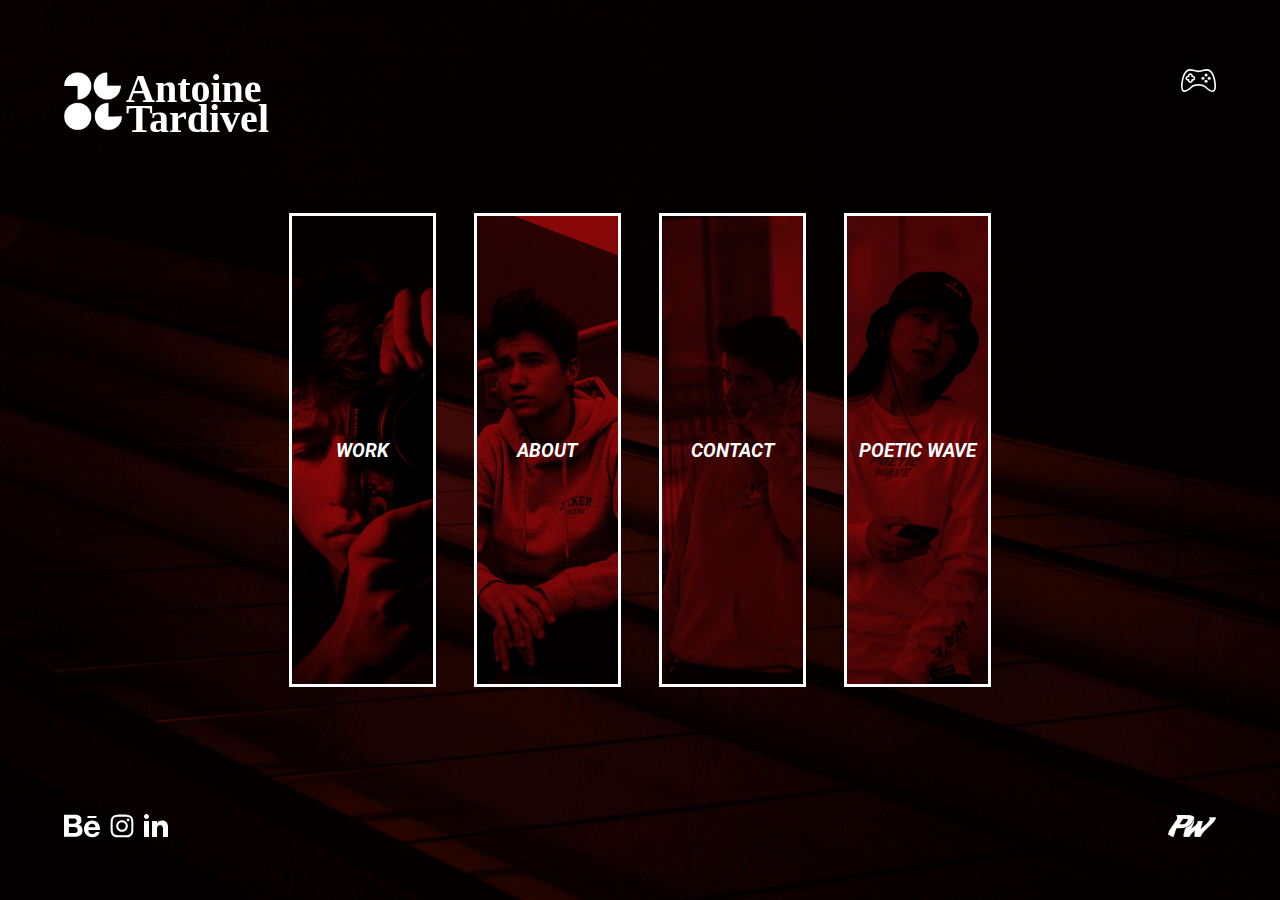
<file: index.html>
<!DOCTYPE html>
<html>
	<html lang="fr">

<head>
	<meta charset="UTF-8">
 	<title>Antoine Tardivel</title>
    <link rel="stylesheet" href="./style.css">
    <script type="text/javascript" src="./script.js"></script>
    <link href="https://fonts.googleapis.com/css?family=Nunito+Sans:200,200i,300,300i,400,400i,600,600i,700,700i,800,800i,900,900i&display=swap" rel="stylesheet">
    <link rel="icon" href="favicon.ico" />
    <link href="https://fonts.googleapis.com/css?family=Roboto:100,100i,300,300i,400,400i,500,500i,700,700i,900,900i&display=swap&subset=cyrillic,cyrillic-ext,greek,greek-ext,latin-ext,vietnamese" rel="stylesheet">
    </head>

<body>
    <div class="margehaut"></div>
        <div class="pagecontent">
            <div class="margeg"></div>

            <!-- cadre -->

            <div class="titrelogo" onclick='window.location.href="index.html"'>
                <img src="./images/logoblanc.png" alt="Logo Antoine Tardivel" class="imglogo">
                <div class="NomTitre">
                    <h1 class="NomTitre1">Antoine</h1>
                    <h1 class="NomTitre2">Tardivel</h1>
                </div>
            </div>
            <div class="socialmedias">
                <svg aria-hidden="true" onclick="window.open('https://www.behance.net/antoinetardivel' + location.search)" focusable="false" data-prefix="fab" data-icon="behance" class="svgbehance gris" role="img" xmlns="http://www.w3.org/2000/svg" viewBox="0 0 576 512"><path fill="currentColor" d="M232 237.2c31.8-15.2 48.4-38.2 48.4-74 0-70.6-52.6-87.8-113.3-87.8H0v354.4h171.8c64.4 0 124.9-30.9 124.9-102.9 0-44.5-21.1-77.4-64.7-89.7zM77.9 135.9H151c28.1 0 53.4 7.9 53.4 40.5 0 30.1-19.7 42.2-47.5 42.2h-79v-82.7zm83.3 233.7H77.9V272h84.9c34.3 0 56 14.3 56 50.6 0 35.8-25.9 47-57.6 47zm358.5-240.7H376V94h143.7v34.9zM576 305.2c0-75.9-44.4-139.2-124.9-139.2-78.2 0-131.3 58.8-131.3 135.8 0 79.9 50.3 134.7 131.3 134.7 61.3 0 101-27.6 120.1-86.3H509c-6.7 21.9-34.3 33.5-55.7 33.5-41.3 0-63-24.2-63-65.3h185.1c.3-4.2.6-8.7.6-13.2zM390.4 274c2.3-33.7 24.7-54.8 58.5-54.8 35.4 0 53.2 20.8 56.2 54.8H390.4z"></path></svg>
                <svg aria-hidden="true" onclick="window.open('https://www.instagram.com/tardiwave.jpg/' + location.search)" focusable="false" data-prefix="fab" data-icon="instagram" class="svginsta gris" role="img" xmlns="http://www.w3.org/2000/svg" viewBox="0 0 448 512"><path fill="currentColor" d="M224.1 141c-63.6 0-114.9 51.3-114.9 114.9s51.3 114.9 114.9 114.9S339 319.5 339 255.9 287.7 141 224.1 141zm0 189.6c-41.1 0-74.7-33.5-74.7-74.7s33.5-74.7 74.7-74.7 74.7 33.5 74.7 74.7-33.6 74.7-74.7 74.7zm146.4-194.3c0 14.9-12 26.8-26.8 26.8-14.9 0-26.8-12-26.8-26.8s12-26.8 26.8-26.8 26.8 12 26.8 26.8zm76.1 27.2c-1.7-35.9-9.9-67.7-36.2-93.9-26.2-26.2-58-34.4-93.9-36.2-37-2.1-147.9-2.1-184.9 0-35.8 1.7-67.6 9.9-93.9 36.1s-34.4 58-36.2 93.9c-2.1 37-2.1 147.9 0 184.9 1.7 35.9 9.9 67.7 36.2 93.9s58 34.4 93.9 36.2c37 2.1 147.9 2.1 184.9 0 35.9-1.7 67.7-9.9 93.9-36.2 26.2-26.2 34.4-58 36.2-93.9 2.1-37 2.1-147.8 0-184.8zM398.8 388c-7.8 19.6-22.9 34.7-42.6 42.6-29.5 11.7-99.5 9-132.1 9s-102.7 2.6-132.1-9c-19.6-7.8-34.7-22.9-42.6-42.6-11.7-29.5-9-99.5-9-132.1s-2.6-102.7 9-132.1c7.8-19.6 22.9-34.7 42.6-42.6 29.5-11.7 99.5-9 132.1-9s102.7-2.6 132.1 9c19.6 7.8 34.7 22.9 42.6 42.6 11.7 29.5 9 99.5 9 132.1s2.7 102.7-9 132.1z"></path></svg>
                <svg class="linkedin gris" onclick="window.open('https://www.linkedin.com/in/antoine-tardivel/' + location.search)" xmlns="http://www.w3.org/2000/svg" width="24" height="24" viewBox="0 0 24 24"><path fill="currentColor" d="M4.98 3.5c0 1.381-1.11 2.5-2.48 2.5s-2.48-1.119-2.48-2.5c0-1.38 1.11-2.5 2.48-2.5s2.48 1.12 2.48 2.5zm.02 4.5h-5v16h5v-16zm7.982 0h-4.968v16h4.969v-8.399c0-4.67 6.029-5.052 6.029 0v8.399h4.988v-10.131c0-7.88-8.922-7.593-11.018-3.714v-2.155z"/></svg>
            </div>
            <svg version="1.1" id="manette" class="gris" fill="currentColor" xmlns="http://www.w3.org/2000/svg" xmlns:xlink="http://www.w3.org/1999/xlink" x="0px" y="0px" viewBox="0 0 321.145 321.145" style="enable-background:new 0 0 321.145 321.145;" xml:space="preserve"><g><g><path fill="currentColor" d="M320.973,200.981c-0.8-18.4-4-38.8-8.8-58c-4.8-18.4-10.8-35.6-18-48.8c-28-49.2-58.4-41.6-94.8-32 c-11.6,2.8-24,6-36.8,7.2h-4c-12.8-1.2-25.2-4.4-36.8-7.2c-36.4-9.2-66.8-17.2-94.8,32.4c-7.2,13.2-13.6,30.4-18,48.8 c-4.8,19.2-8,39.6-8.8,58c-0.8,20.4,1.2,35.2,5.6,45.6c4.4,9.6,10.8,15.6,19.2,18c7.6,2,16.4,1.2,25.6-2.8 c15.6-6.4,33.6-20,51.2-36.4c12.4-12,35.6-18,58.8-18s46.4,6,58.8,18c17.6,16.4,35.6,30,51.2,36.4c9.2,3.6,18,4.8,25.6,2.8 c8-2.4,14.8-8,19.2-18.4C319.773,236.581,321.773,221.781,320.973,200.981z M301.773,240.981c-2.4,5.6-5.6,8.8-9.6,10 c-4.4,1.2-10,0.4-16.4-2c-14-5.6-30.4-18-46.4-33.2c-15.2-15.2-42-22.8-68.8-22.8s-53.6,7.6-69.2,22c-16.4,15.2-32.8,28-46.4,33.2 c-6.4,2.4-12,3.6-16.4,2c-4-1.2-7.2-4.4-9.6-10c-3.2-7.6-4.8-20-4-38.4c0.8-17.2,3.6-36.8,8.4-55.2c4.4-17.2,10-33.2,16.8-45.2 c22-39.6,47.6-33.2,78-25.2c12.4,3.2,25.2,6.4,39.2,7.6c0.4,0,0.4,0,0.8,0h4.4c0.4,0,0.4,0,0.8,0c14.4-1.2,27.2-4.4,39.6-7.6 c30.4-7.6,56-14.4,78,25.2c6.8,12,12.4,27.6,16.8,45.2c4.4,18.4,7.6,37.6,8.4,55.2 C306.973,220.181,305.373,232.581,301.773,240.981z"/></g></g><g><g><path fill="currentColor" d="M123.773,122.981c-4-3.6-8.8-6.4-14.4-6.8c-0.4-5.2-2.8-10.4-6.4-14l-0.4-0.4c-4.4-4.4-10-6.8-16.4-6.8 c-6.4,0-12.4,2.8-16.4,6.8c-3.6,3.6-6.4,8.8-6.8,14.4c-5.6,0.4-10.4,2.8-14.4,6.4l-0.4,0.4c-4.4,4.4-6.8,10-6.8,16.4 c0,6.4,2.8,12.4,6.8,16.4c4,4,8.8,6.4,14.8,6.8c0.4,5.6,2.8,10.8,6.8,14.4c4.4,4.4,10,6.8,16.4,6.8c6.4,0,12.4-2.8,16.4-6.8 c3.6-4,6.4-8.8,6.8-14.4c5.6-0.4,10.8-2.8,14.4-6.8c4.4-4.4,6.8-10,6.8-16.4C130.573,132.981,127.773,126.981,123.773,122.981z M113.773,145.381c-1.6,1.6-3.6,2.4-6,2.4h-5.6c-4,0-7.6,3.2-7.6,7.6v5.2c0,2.4-0.8,4.4-2.4,6c-1.6,1.6-3.6,2.4-6,2.4 c-2.4,0-4.4-0.8-6-2.4c-1.6-1.6-2.4-3.6-2.4-6v-5.6c0-4-3.2-7.6-7.6-7.6h-5.6c-2.4,0-4.4-0.8-6-2.4c-1.2-1.2-2.4-3.2-2.4-5.6 c0-2.4,0.8-4.4,2.4-6c0,0,0,0,0.4-0.4c1.6-1.2,3.6-2,5.6-2h5.6c4,0,7.6-3.2,7.6-7.6v-5.6c0-2.4,0.8-4.4,2.4-6 c1.6-1.6,3.6-2.4,6-2.4c2.4,0,4.4,0.8,6,2.4c0,0,0,0,0.4,0.4c1.2,1.6,2,3.6,2,5.6v5.6c0,4,3.2,7.6,7.6,7.6h5.6 c2.4,0,4.4,0.8,6,2.4c1.6,1.6,2.4,3.6,2.4,6C116.173,141.781,115.373,143.781,113.773,145.381z"/></g></g><g><g><circle cx="230.173" cy="110.981" r="14"/></g></g><g><g><circle cx="230.173" cy="167.781" r="14"/></g></g><g><g><circle cx="201.773" cy="139.381" r="14"/></g></g><g><g><circle cx="258.573" cy="139.381" r="14"/></g></g><g></g><g></g><g></g><g></g><g></g><g></g><g></g><g></g><g></g><g></g><g></g><g></g><g></g><g></g><g></g></svg>
            <img src="./images/iconpw.png" onclick="window.open('http://www.poeticwave.fr' + location.search)" alt="" class="iconpw">

            <!-- <div class="menu">
                <div class="barremenu" onclick="displaymenu()"></div>
                <div class="espacemenu" onclick="displaymenu()"></div>
                <div class="barremenu" onclick="displaymenu()"></div>
            </div> -->

            <!-- content -->
            <div class="ongletsbox" id="ongletsbox">
                <div class="imagesonglets work" onclick='window.location.href="work.html"'>
                    <h2 class="onglets">WORK</h2>
                </div>
    
                <div class="imagesonglets about" onclick='window.location.href="about.html"'>
                    <h2 class="onglets">ABOUT</h2>
                </div>
    
                <div class="imagesonglets contact" onclick='window.location.href="contact.html"'>
                    <h2 class="onglets">CONTACT</h2>
                </div>
    
                <div class="imagesonglets poeticwave" onclick="window.open('http://www.poeticwave.fr' + location.search)" >
                    <h2 class="onglets">POETIC WAVE</h2>
                </div>

            </div>
            
            <div class="marged"></div>
        </div>
    <div class="margebas"></div>

</body>
</file>
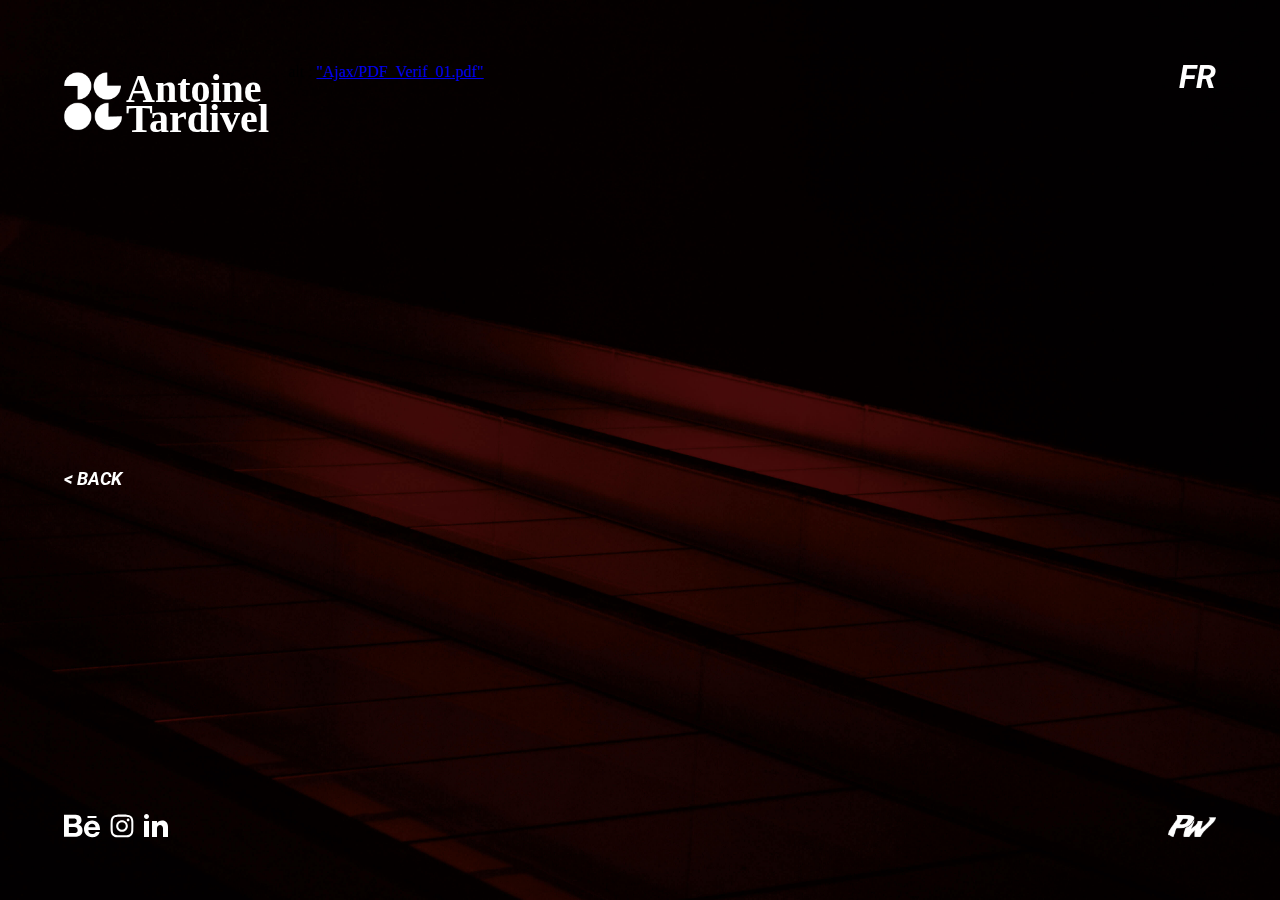
<file: about.html>
<!DOCTYPE html>
<html>
	<html lang="fr">

<head>
	<meta charset="UTF-8">
 	<title>Antoine Tardivel</title>
    <link rel="stylesheet" href="./style.css">
    <script type="text/javascript" src="./script.js"></script>
    <link href="https://fonts.googleapis.com/css?family=Nunito+Sans:200,200i,300,300i,400,400i,600,600i,700,700i,800,800i,900,900i&display=swap" rel="stylesheet">
    <link rel="icon" href="favicon.ico" />
    <link href="https://fonts.googleapis.com/css?family=Roboto:100,100i,300,300i,400,400i,500,500i,700,700i,900,900i&display=swap&subset=cyrillic,cyrillic-ext,greek,greek-ext,latin-ext,vietnamese" rel="stylesheet">
    </head>

<body>
    <div class="margehaut"></div>
        <div class="pagecontent">
            <div class="margeg"></div>

            <!-- cadre -->

            <div class="titrelogo" onclick='window.location.href="index.html"'>
                <img src="./images/logoblanc.png" alt="Logo Antoine Tardivel" width="80" height="80">
                <div class="NomTitre">
                    <h1 class="NomTitre1">Antoine</h1>
                    <h1 class="NomTitre2">Tardivel</h1>
                </div>
            </div>
            <div class="socialmedias">
                <svg aria-hidden="true" onclick="window.open('https://www.behance.net/antoinetardivel' + location.search)" focusable="false" data-prefix="fab" data-icon="behance" class="svgbehance gris" role="img" xmlns="http://www.w3.org/2000/svg" viewBox="0 0 576 512"><path fill="currentColor" d="M232 237.2c31.8-15.2 48.4-38.2 48.4-74 0-70.6-52.6-87.8-113.3-87.8H0v354.4h171.8c64.4 0 124.9-30.9 124.9-102.9 0-44.5-21.1-77.4-64.7-89.7zM77.9 135.9H151c28.1 0 53.4 7.9 53.4 40.5 0 30.1-19.7 42.2-47.5 42.2h-79v-82.7zm83.3 233.7H77.9V272h84.9c34.3 0 56 14.3 56 50.6 0 35.8-25.9 47-57.6 47zm358.5-240.7H376V94h143.7v34.9zM576 305.2c0-75.9-44.4-139.2-124.9-139.2-78.2 0-131.3 58.8-131.3 135.8 0 79.9 50.3 134.7 131.3 134.7 61.3 0 101-27.6 120.1-86.3H509c-6.7 21.9-34.3 33.5-55.7 33.5-41.3 0-63-24.2-63-65.3h185.1c.3-4.2.6-8.7.6-13.2zM390.4 274c2.3-33.7 24.7-54.8 58.5-54.8 35.4 0 53.2 20.8 56.2 54.8H390.4z"></path></svg>
                <svg aria-hidden="true" onclick="window.open('https://www.instagram.com/tardiwave.jpg/' + location.search)" focusable="false" data-prefix="fab" data-icon="instagram" class="svginsta gris" role="img" xmlns="http://www.w3.org/2000/svg" viewBox="0 0 448 512"><path fill="currentColor" d="M224.1 141c-63.6 0-114.9 51.3-114.9 114.9s51.3 114.9 114.9 114.9S339 319.5 339 255.9 287.7 141 224.1 141zm0 189.6c-41.1 0-74.7-33.5-74.7-74.7s33.5-74.7 74.7-74.7 74.7 33.5 74.7 74.7-33.6 74.7-74.7 74.7zm146.4-194.3c0 14.9-12 26.8-26.8 26.8-14.9 0-26.8-12-26.8-26.8s12-26.8 26.8-26.8 26.8 12 26.8 26.8zm76.1 27.2c-1.7-35.9-9.9-67.7-36.2-93.9-26.2-26.2-58-34.4-93.9-36.2-37-2.1-147.9-2.1-184.9 0-35.8 1.7-67.6 9.9-93.9 36.1s-34.4 58-36.2 93.9c-2.1 37-2.1 147.9 0 184.9 1.7 35.9 9.9 67.7 36.2 93.9s58 34.4 93.9 36.2c37 2.1 147.9 2.1 184.9 0 35.9-1.7 67.7-9.9 93.9-36.2 26.2-26.2 34.4-58 36.2-93.9 2.1-37 2.1-147.8 0-184.8zM398.8 388c-7.8 19.6-22.9 34.7-42.6 42.6-29.5 11.7-99.5 9-132.1 9s-102.7 2.6-132.1-9c-19.6-7.8-34.7-22.9-42.6-42.6-11.7-29.5-9-99.5-9-132.1s-2.6-102.7 9-132.1c7.8-19.6 22.9-34.7 42.6-42.6 29.5-11.7 99.5-9 132.1-9s102.7-2.6 132.1 9c19.6 7.8 34.7 22.9 42.6 42.6 11.7 29.5 9 99.5 9 132.1s2.7 102.7-9 132.1z"></path></svg>
                <svg class="linkedin gris" onclick="window.open('https://www.linkedin.com/in/antoine-tardivel/' + location.search)" xmlns="http://www.w3.org/2000/svg" width="24" height="24" viewBox="0 0 24 24"><path fill="currentColor" d="M4.98 3.5c0 1.381-1.11 2.5-2.48 2.5s-2.48-1.119-2.48-2.5c0-1.38 1.11-2.5 2.48-2.5s2.48 1.12 2.48 2.5zm.02 4.5h-5v16h5v-16zm7.982 0h-4.968v16h4.969v-8.399c0-4.67 6.029-5.052 6.029 0v8.399h4.988v-10.131c0-7.88-8.922-7.593-11.018-3.714v-2.155z"/></svg>
                <P class="langue gris">FR</P>
            </div>
            <img src="./images/iconpw.png" onclick="window.open('http://www.poeticwave.fr' + location.search)" alt="" class="iconpw">

            <!-- <div class="menu">
                <div class="barremenu" onclick="displaymenu()"></div>
                <div class="espacemenu" onclick="displaymenu()"></div>
                <div class="barremenu" onclick="displaymenu()"></div>
            </div> -->

            <!-- content -->
            <object class="pdfcv" data="CVAntoineTardivel.pdf" type="application/pdf"> alt : <a href="CVAntoineTardivel.pdf">"Ajax/PDF_Verif_01.pdf"</a></object>
            <p class="backpdf" onclick='window.location.href="index.html"'>&lt BACK</p>
            <div class="marged"></div>
        </div>
    <div class="margebas"></div>

</body>
</file>
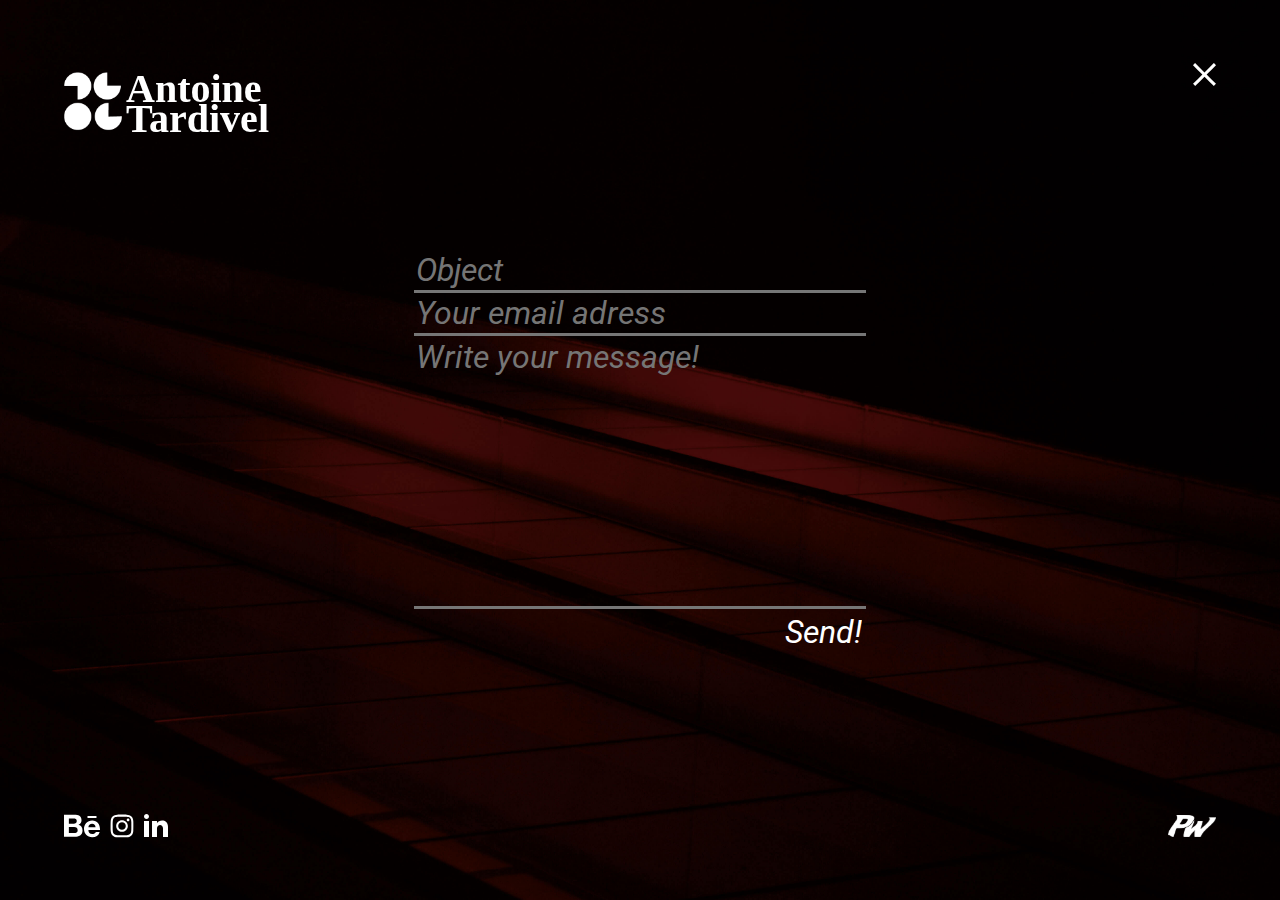
<file: contact.html>
<!DOCTYPE html>
<html>
	<html lang="fr">

<head>
	<meta charset="UTF-8">
 	<title>Antoine Tardivel</title>
    <link rel="stylesheet" href="./style.css">
    <script type="text/javascript" src="./script.js"></script>
    <link href="https://fonts.googleapis.com/css?family=Nunito+Sans:200,200i,300,300i,400,400i,600,600i,700,700i,800,800i,900,900i&display=swap" rel="stylesheet">
    <link rel="icon" href="favicon.ico" />
    <link href="https://fonts.googleapis.com/css?family=Roboto:100,100i,300,300i,400,400i,500,500i,700,700i,900,900i&display=swap&subset=cyrillic,cyrillic-ext,greek,greek-ext,latin-ext,vietnamese" rel="stylesheet">
    </head>

<body>
    <div class="margehaut"></div>
        <div class="pagecontent">
            <div class="margeg"></div>

            <!-- cadre -->

            <div class="titrelogo" onclick='window.location.href="index.html"'>
                <img src="./images/logoblanc.png" alt="Logo Antoine Tardivel" class="imglogo">
                <div class="NomTitre">
                    <h1 class="NomTitre1">Antoine</h1>
                    <h1 class="NomTitre2">Tardivel</h1>
                </div>
            </div>
            <div class="socialmedias">
                <svg aria-hidden="true" onclick="window.open('https://www.behance.net/antoinetardivel' + location.search)" focusable="false" data-prefix="fab" data-icon="behance" class="svgbehance gris" role="img" xmlns="http://www.w3.org/2000/svg" viewBox="0 0 576 512"><path fill="currentColor" d="M232 237.2c31.8-15.2 48.4-38.2 48.4-74 0-70.6-52.6-87.8-113.3-87.8H0v354.4h171.8c64.4 0 124.9-30.9 124.9-102.9 0-44.5-21.1-77.4-64.7-89.7zM77.9 135.9H151c28.1 0 53.4 7.9 53.4 40.5 0 30.1-19.7 42.2-47.5 42.2h-79v-82.7zm83.3 233.7H77.9V272h84.9c34.3 0 56 14.3 56 50.6 0 35.8-25.9 47-57.6 47zm358.5-240.7H376V94h143.7v34.9zM576 305.2c0-75.9-44.4-139.2-124.9-139.2-78.2 0-131.3 58.8-131.3 135.8 0 79.9 50.3 134.7 131.3 134.7 61.3 0 101-27.6 120.1-86.3H509c-6.7 21.9-34.3 33.5-55.7 33.5-41.3 0-63-24.2-63-65.3h185.1c.3-4.2.6-8.7.6-13.2zM390.4 274c2.3-33.7 24.7-54.8 58.5-54.8 35.4 0 53.2 20.8 56.2 54.8H390.4z"></path></svg>
                <svg aria-hidden="true" onclick="window.open('https://www.instagram.com/tardiwave.jpg/' + location.search)" focusable="false" data-prefix="fab" data-icon="instagram" class="svginsta gris" role="img" xmlns="http://www.w3.org/2000/svg" viewBox="0 0 448 512"><path fill="currentColor" d="M224.1 141c-63.6 0-114.9 51.3-114.9 114.9s51.3 114.9 114.9 114.9S339 319.5 339 255.9 287.7 141 224.1 141zm0 189.6c-41.1 0-74.7-33.5-74.7-74.7s33.5-74.7 74.7-74.7 74.7 33.5 74.7 74.7-33.6 74.7-74.7 74.7zm146.4-194.3c0 14.9-12 26.8-26.8 26.8-14.9 0-26.8-12-26.8-26.8s12-26.8 26.8-26.8 26.8 12 26.8 26.8zm76.1 27.2c-1.7-35.9-9.9-67.7-36.2-93.9-26.2-26.2-58-34.4-93.9-36.2-37-2.1-147.9-2.1-184.9 0-35.8 1.7-67.6 9.9-93.9 36.1s-34.4 58-36.2 93.9c-2.1 37-2.1 147.9 0 184.9 1.7 35.9 9.9 67.7 36.2 93.9s58 34.4 93.9 36.2c37 2.1 147.9 2.1 184.9 0 35.9-1.7 67.7-9.9 93.9-36.2 26.2-26.2 34.4-58 36.2-93.9 2.1-37 2.1-147.8 0-184.8zM398.8 388c-7.8 19.6-22.9 34.7-42.6 42.6-29.5 11.7-99.5 9-132.1 9s-102.7 2.6-132.1-9c-19.6-7.8-34.7-22.9-42.6-42.6-11.7-29.5-9-99.5-9-132.1s-2.6-102.7 9-132.1c7.8-19.6 22.9-34.7 42.6-42.6 29.5-11.7 99.5-9 132.1-9s102.7-2.6 132.1 9c19.6 7.8 34.7 22.9 42.6 42.6 11.7 29.5 9 99.5 9 132.1s2.7 102.7-9 132.1z"></path></svg>
                <svg class="linkedin gris" onclick="window.open('https://www.linkedin.com/in/antoine-tardivel/' + location.search)" xmlns="http://www.w3.org/2000/svg" width="24" height="24" viewBox="0 0 24 24"><path fill="currentColor" d="M4.98 3.5c0 1.381-1.11 2.5-2.48 2.5s-2.48-1.119-2.48-2.5c0-1.38 1.11-2.5 2.48-2.5s2.48 1.12 2.48 2.5zm.02 4.5h-5v16h5v-16zm7.982 0h-4.968v16h4.969v-8.399c0-4.67 6.029-5.052 6.029 0v8.399h4.988v-10.131c0-7.88-8.922-7.593-11.018-3.714v-2.155z"/></svg>
            </div>
            <svg version="1.1" id="croixback" onclick='window.location.href="index.html"' class="gris"xmlns="http://www.w3.org/2000/svg" xmlns:xlink="http://www.w3.org/1999/xlink" x="0px" y="0px" viewBox="0 0 300 300" style="enable-background:new 0 0 300 300;" xml:space="preserve"><style type="text/css">.st0 {fill: #FFFFFF;}</style><g><path class="st0" d="M28.2,299.9c-9.5-9.4-18.7-18.6-28.1-27.9c40.7-40.7,81.4-81.4,122.2-122.1C81.4,109.2,40.7,68.5,0.1,27.9 C9.4,18.5,18.5,9.4,27.5,0.4C68.2,41,108.9,81.7,149.7,122.5c41-41.1,81.8-81.8,122.4-122.5c9.3,9.4,18.5,18.5,27.7,27.8 c-40.6,40.5-81.4,81.2-122.1,121.8c41,41,81.7,81.7,122.3,122.3c-9.5,9.4-18.7,18.5-28,27.8c-40.4-40.4-81.1-81.1-121.8-121.8 C109.5,218.6,68.7,259.4,28.2,299.9z" /></g></svg>
            <img src="./images/iconpw.png" onclick="window.open('http://www.poeticwave.fr' + location.search)" alt="" class="iconpw">

            <!-- <div class="menu">
                <div class="barremenu" onclick="displaymenu()"></div>
                <div class="espacemenu" onclick="displaymenu()"></div>
                <div class="barremenu" onclick="displaymenu()"></div>
            </div> -->

            <!-- content -->
            <div class="ongletsbox" id="ongletsbox">
                <div class="myform">
                    <form id="contact_form"
                    action="https://formspree.io/xnqdnygn"
                    method="POST">
                    <div class="cases">
                        <input placeholder="Object" id="name" class="input" name="object" type="text" value="" size="30" /><br />
                        <span id="name_validation" class="error_message"></span>
                    </div>
                    <div class="cases">
                        <input placeholder="Your email adress" id="email" class="input" name="email" type="text" value="" size="30" /><br />
                        <span id="email_validation" class="error_message"></span>
                    </div>
                    <div class="cases">
                        <textarea placeholder="Write your message!" id="message" class="input" name="message" rows="7" cols="30"></textarea><br />
                        <span id="message_validation" class="error_message"></span>
                    </div>
                        
                        <input id="submit_button" type="submit" value="Send!" />
                    </form>
 
                </div>
            </div>
            
            <div class="marged"></div>
        </div>
    <div class="margebas"></div>

</body>
</file>
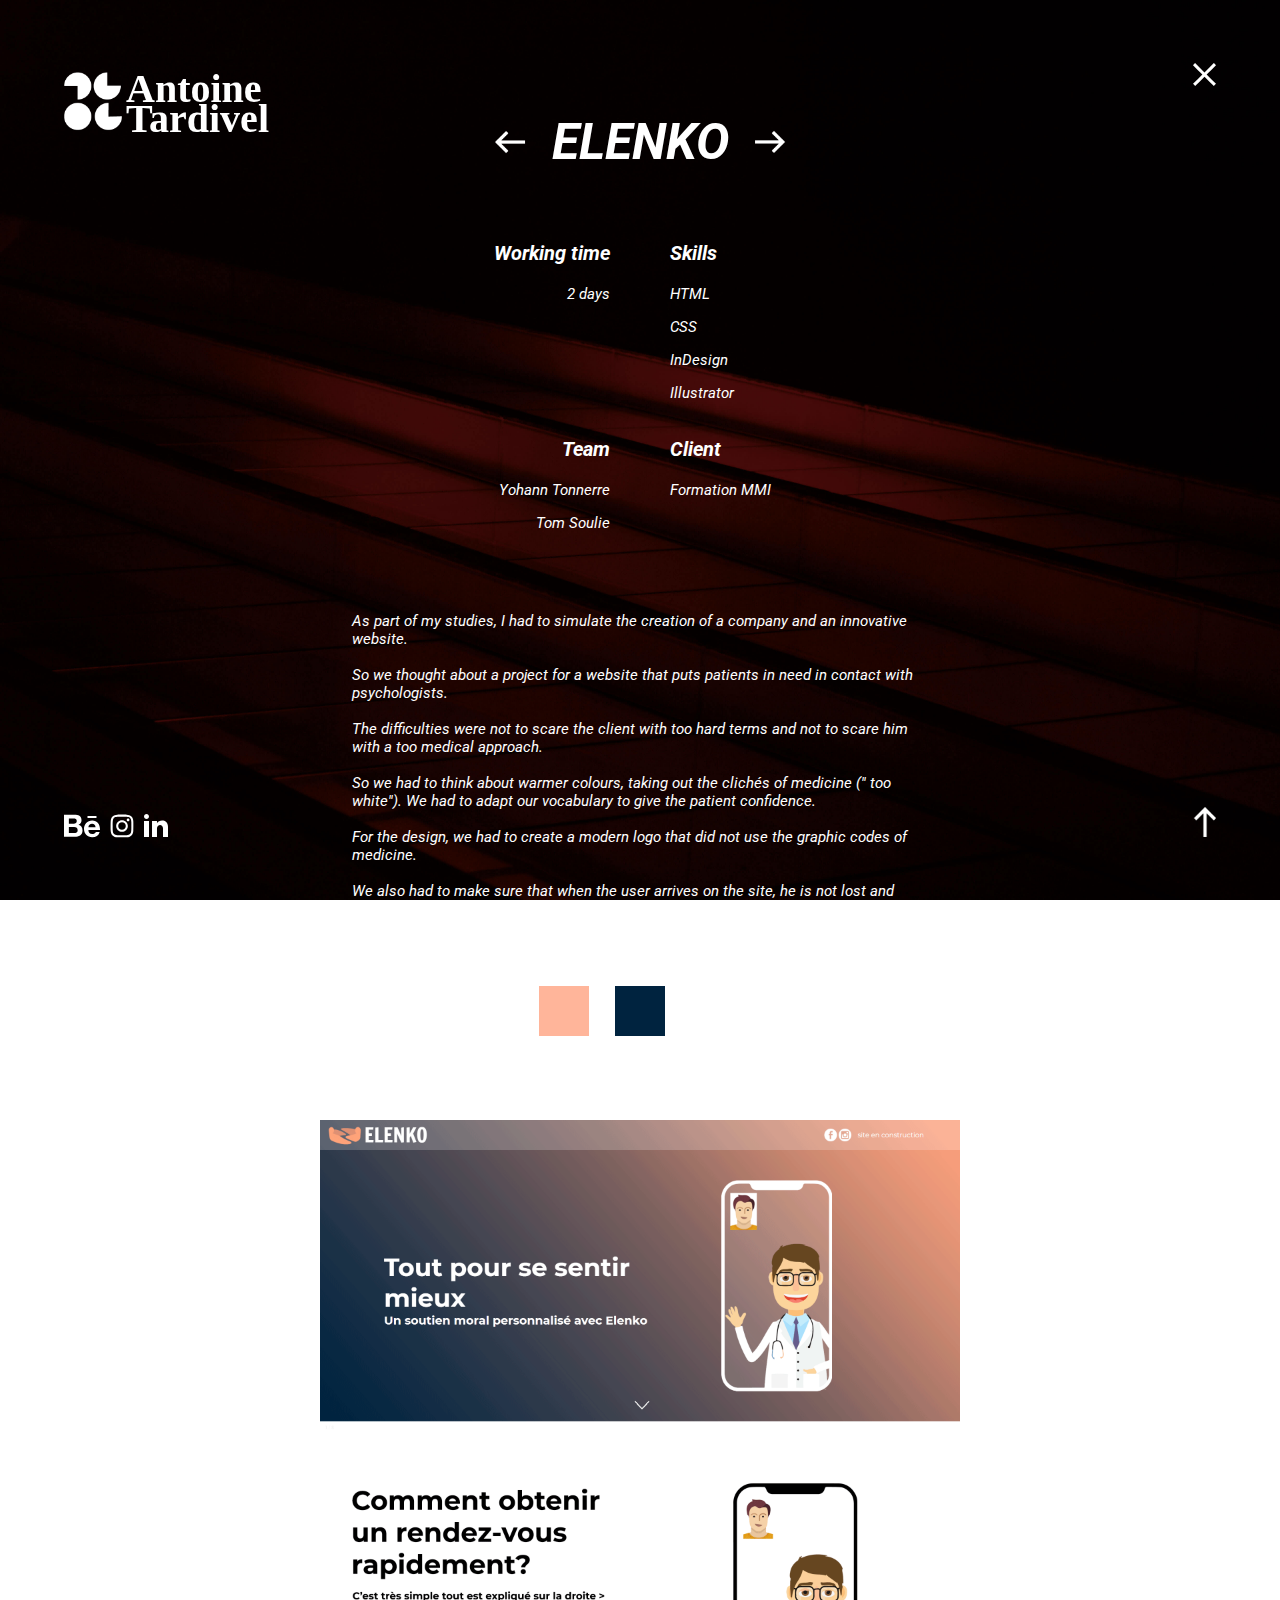
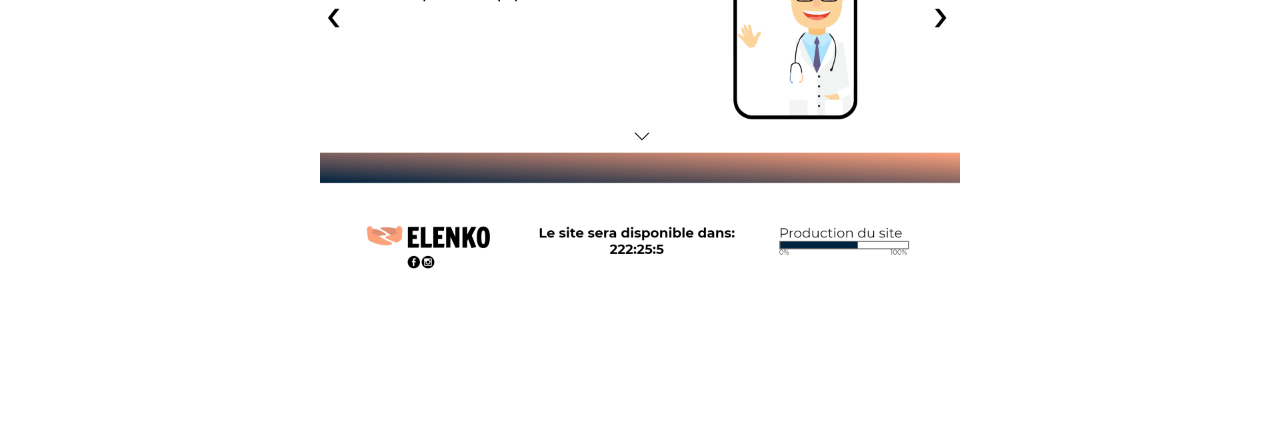
<file: elenko.html>
<!DOCTYPE html>
<html>
	<html lang="fr">

<head>
	<meta charset="UTF-8">
    <title>Antoine Tardivel | ELENKO</title>
    <script src="https://ajax.googleapis.com/ajax/libs/jquery/3.4.1/jquery.min.js"></script>
    <link rel="stylesheet" href="./style.css">
    <script type="text/javascript" src="./script.js"></script>
    <link href="https://fonts.googleapis.com/css?family=Nunito+Sans:200,200i,300,300i,400,400i,600,600i,700,700i,800,800i,900,900i&display=swap" rel="stylesheet">
    <link rel="icon" href="favicon.ico" />
    <link href="https://fonts.googleapis.com/css?family=Roboto:100,100i,300,300i,400,400i,500,500i,700,700i,900,900i&display=swap&subset=cyrillic,cyrillic-ext,greek,greek-ext,latin-ext,vietnamese" rel="stylesheet">
    </head>

<body>
    <div class="margehaut"></div>
        <div class="pagecontent">
            <div class="margeg"></div>
            <p id="hautdepage"></p>
            

            <!-- cadre -->

            <div class="titrelogo" onclick='window.location.href="index.html"'>
                <img src="./images/logoblanc.png" alt="Logo Antoine Tardivel" class="imglogo">
                <div class="NomTitre">
                    <h1 class="NomTitre1">Antoine</h1>
                    <h1 class="NomTitre2">Tardivel</h1>
                </div>
            </div>
            <div class="socialmedias">
                <svg aria-hidden="true" onclick="window.open('https://www.behance.net/antoinetardivel' + location.search)" focusable="false" data-prefix="fab" data-icon="behance" class="svgbehance gris" role="img" xmlns="http://www.w3.org/2000/svg" viewBox="0 0 576 512"><path fill="currentColor" d="M232 237.2c31.8-15.2 48.4-38.2 48.4-74 0-70.6-52.6-87.8-113.3-87.8H0v354.4h171.8c64.4 0 124.9-30.9 124.9-102.9 0-44.5-21.1-77.4-64.7-89.7zM77.9 135.9H151c28.1 0 53.4 7.9 53.4 40.5 0 30.1-19.7 42.2-47.5 42.2h-79v-82.7zm83.3 233.7H77.9V272h84.9c34.3 0 56 14.3 56 50.6 0 35.8-25.9 47-57.6 47zm358.5-240.7H376V94h143.7v34.9zM576 305.2c0-75.9-44.4-139.2-124.9-139.2-78.2 0-131.3 58.8-131.3 135.8 0 79.9 50.3 134.7 131.3 134.7 61.3 0 101-27.6 120.1-86.3H509c-6.7 21.9-34.3 33.5-55.7 33.5-41.3 0-63-24.2-63-65.3h185.1c.3-4.2.6-8.7.6-13.2zM390.4 274c2.3-33.7 24.7-54.8 58.5-54.8 35.4 0 53.2 20.8 56.2 54.8H390.4z"></path></svg>
                <svg aria-hidden="true" onclick="window.open('https://www.instagram.com/tardiwave.jpg/' + location.search)" focusable="false" data-prefix="fab" data-icon="instagram" class="svginsta gris" role="img" xmlns="http://www.w3.org/2000/svg" viewBox="0 0 448 512"><path fill="currentColor" d="M224.1 141c-63.6 0-114.9 51.3-114.9 114.9s51.3 114.9 114.9 114.9S339 319.5 339 255.9 287.7 141 224.1 141zm0 189.6c-41.1 0-74.7-33.5-74.7-74.7s33.5-74.7 74.7-74.7 74.7 33.5 74.7 74.7-33.6 74.7-74.7 74.7zm146.4-194.3c0 14.9-12 26.8-26.8 26.8-14.9 0-26.8-12-26.8-26.8s12-26.8 26.8-26.8 26.8 12 26.8 26.8zm76.1 27.2c-1.7-35.9-9.9-67.7-36.2-93.9-26.2-26.2-58-34.4-93.9-36.2-37-2.1-147.9-2.1-184.9 0-35.8 1.7-67.6 9.9-93.9 36.1s-34.4 58-36.2 93.9c-2.1 37-2.1 147.9 0 184.9 1.7 35.9 9.9 67.7 36.2 93.9s58 34.4 93.9 36.2c37 2.1 147.9 2.1 184.9 0 35.9-1.7 67.7-9.9 93.9-36.2 26.2-26.2 34.4-58 36.2-93.9 2.1-37 2.1-147.8 0-184.8zM398.8 388c-7.8 19.6-22.9 34.7-42.6 42.6-29.5 11.7-99.5 9-132.1 9s-102.7 2.6-132.1-9c-19.6-7.8-34.7-22.9-42.6-42.6-11.7-29.5-9-99.5-9-132.1s-2.6-102.7 9-132.1c7.8-19.6 22.9-34.7 42.6-42.6 29.5-11.7 99.5-9 132.1-9s102.7-2.6 132.1 9c19.6 7.8 34.7 22.9 42.6 42.6 11.7 29.5 9 99.5 9 132.1s2.7 102.7-9 132.1z"></path></svg>
                <svg class="linkedin gris" onclick="window.open('https://www.linkedin.com/in/antoine-tardivel/' + location.search)" xmlns="http://www.w3.org/2000/svg" width="24" height="24" viewBox="0 0 24 24"><path fill="currentColor" d="M4.98 3.5c0 1.381-1.11 2.5-2.48 2.5s-2.48-1.119-2.48-2.5c0-1.38 1.11-2.5 2.48-2.5s2.48 1.12 2.48 2.5zm.02 4.5h-5v16h5v-16zm7.982 0h-4.968v16h4.969v-8.399c0-4.67 6.029-5.052 6.029 0v8.399h4.988v-10.131c0-7.88-8.922-7.593-11.018-3.714v-2.155z"/></svg>
            </div>
            <svg version="1.1" id="croixback" onclick='window.location.href="work.html"' class="gris"xmlns="http://www.w3.org/2000/svg" xmlns:xlink="http://www.w3.org/1999/xlink" x="0px" y="0px" viewBox="0 0 300 300" style="enable-background:new 0 0 300 300;" xml:space="preserve"><style type="text/css">.st0 {fill: #FFFFFF;}</style><g><path class="st0" d="M28.2,299.9c-9.5-9.4-18.7-18.6-28.1-27.9c40.7-40.7,81.4-81.4,122.2-122.1C81.4,109.2,40.7,68.5,0.1,27.9 C9.4,18.5,18.5,9.4,27.5,0.4C68.2,41,108.9,81.7,149.7,122.5c41-41.1,81.8-81.8,122.4-122.5c9.3,9.4,18.5,18.5,27.7,27.8 c-40.6,40.5-81.4,81.2-122.1,121.8c41,41,81.7,81.7,122.3,122.3c-9.5,9.4-18.7,18.5-28,27.8c-40.4-40.4-81.1-81.1-121.8-121.8 C109.5,218.6,68.7,259.4,28.2,299.9z" /></g></svg>
            <img src="./images/fleche.png" onclick="topFunction()" class="flechegoup">

            <!-- content -->
            <div class="contentofarticle">
                <div class="titrearticle">
                    <img src="./images/fleche.png" onclick="window.location='./hooponopono.html'" class="flecheprevious">
                    <p>ELENKO</p>
                    <img src="./images/fleche.png" onclick="window.location='./epmoody.html'" class="flechenext">
                </div>
                <div class="details">
                    <div class="partdetailsarticle">
                        <div class="detailsgauche">
                            <p class="catdetail">Working time</p>
                            <p class="infocatdetail">2 days</pclass="catdetail">
                        </div>
                        <div class="detailsdroit">
                            <p class="catdetail">Skills</p>
                            <p class="infocatdetail">HTML</p>
                            <p class="infocatdetail">CSS</p>
                            <p class="infocatdetail">InDesign</p>
                            <p class="infocatdetail">Illustrator</p>
                            
                        </div>
                    </div>
                    <div class="partdetailsarticle">
                        <div class="detailsgauche">
                            <p class="catdetail">Team</p>
                            <p class="infocatdetail">Yohann Tonnerre</p>
                            <p class="infocatdetail">Tom Soulie</p>
                        </div>
                        <div class="detailsdroit">
                            <p class="catdetail">Client</p>
                            <p class="infocatdetail">Formation MMI</p>
                        </div>
                    </div>

                </div>

                <div class="contentdescription">
                    <p class="descriptionarticles">As part of my studies, I had to simulate the creation of a company and an innovative website. <br><br>
    
                        So we thought about a project for a website that puts patients in need in contact with psychologists. <br><br>
                        
                        The difficulties were not to scare the client with too hard terms and not to scare him with a too medical approach. <br><br>
                        
                        So we had to think about warmer colours, taking out the clichés of medicine ('' too white''). We had to adapt our vocabulary to give the patient confidence. <br><br>
                        
                        For the design, we had to create a modern logo that did not use the graphic codes of medicine. <br><br>
    
                        We also had to make sure that when the user arrives on the site, he is not lost and understands directly how the site works in a few glances.</p>
                    </div>
                    <div class="colorused">
                        <div class="unecouleur">
                            <div class="rectanglecouleur" style="background-color:#FFB59A;">
                            </div>
                            <p class="colorhex">#FFB59A</p>
                        </div>
                        <div class="unecouleur" style="margin-left: 20px;">
                            <div class="rectanglecouleur" style="background-color:#00233F;">
                            </div>
                            <p class="colorhex">#00233F</p>
                        </div>
                        <div class="unecouleur" style="margin-left: 20px;">
                            <div class="rectanglecouleur" style="background-color:#FFFFFF;">
                            </div>
                            <p class="colorhex">#FFFFFF</p>
                        </div>
                    </div>

                <img src="./contenuarticles/screen-elenko.png" class="imagearticle">
                <div class="titrearticle">
                    <img src="./images/fleche.png" onclick="window.location='./hooponopono.html'" class="flecheprevious">
                    <p>ELENKO</p>
                    <img src="./images/fleche.png" onclick="window.location='./epmoody.html'" class="flechenext">
                </div>
                </div>       
            <div class="marged"></div>
        </div>
    <div class="margebas"></div>

</body>
</file>
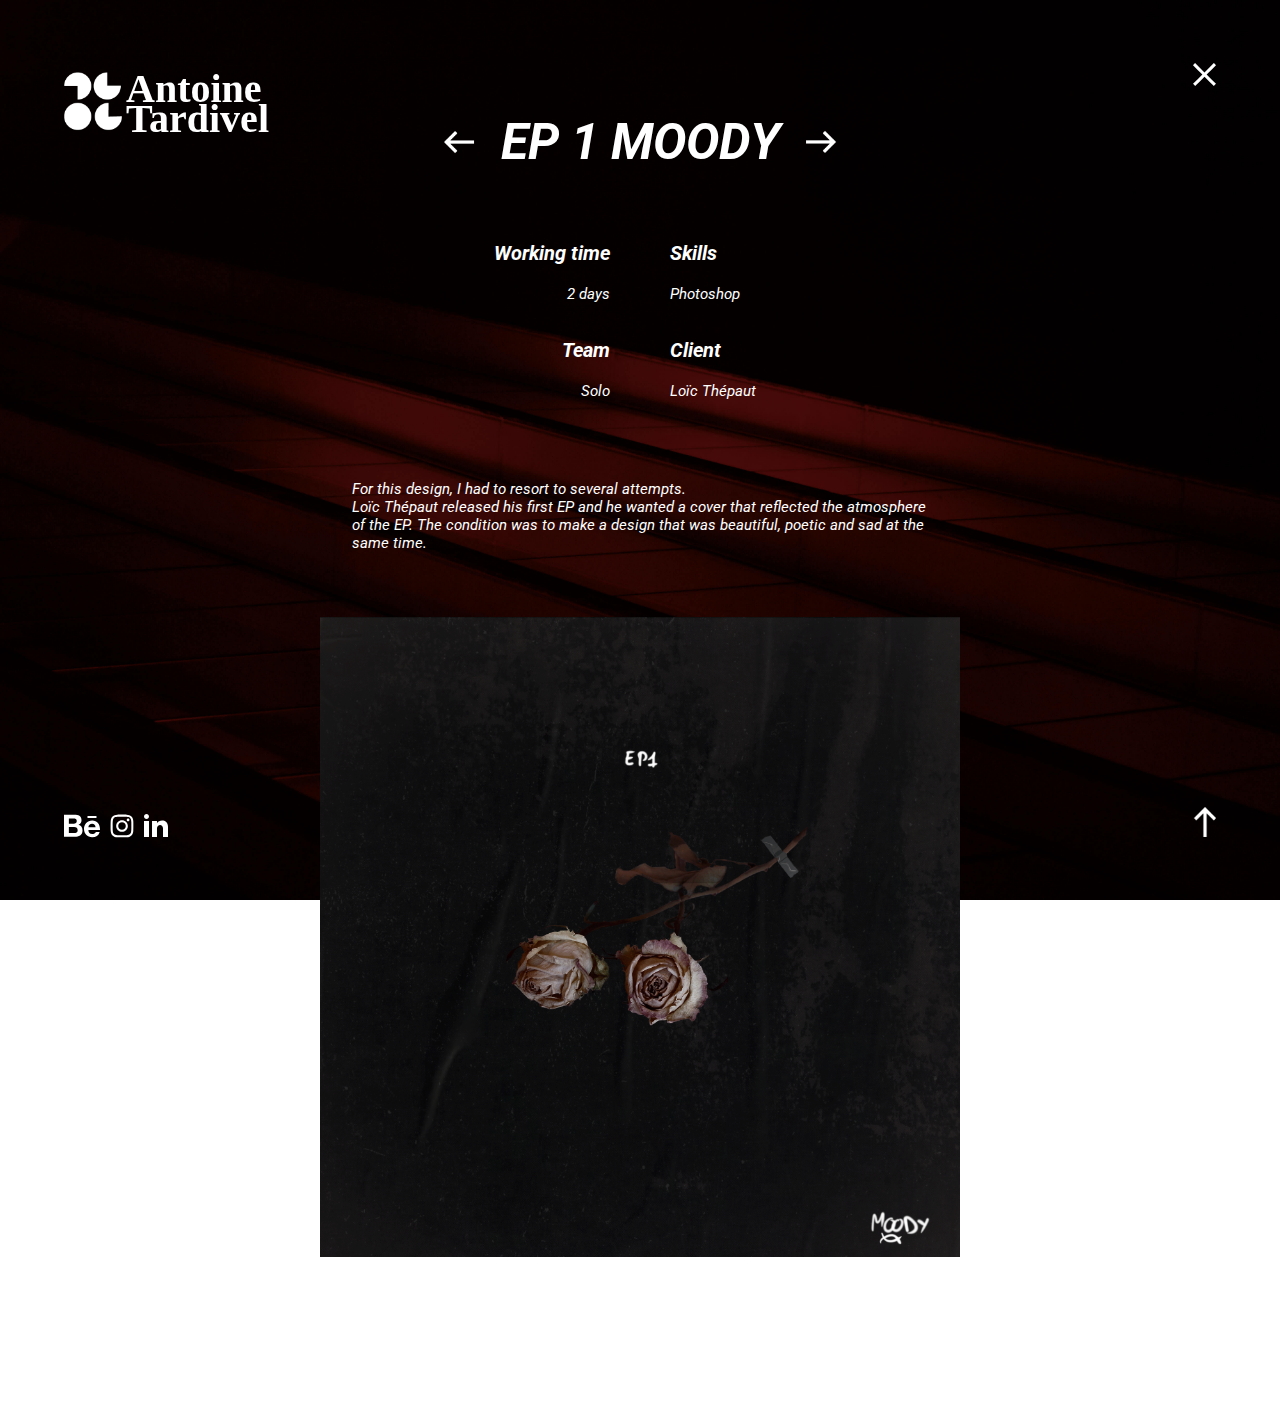
<file: epmoody.html>
<!DOCTYPE html>
<html>
	<html lang="fr">

<head>
	<meta charset="UTF-8">
    <title>Antoine Tardivel | EP 1 MOODY</title>
    <script src="https://ajax.googleapis.com/ajax/libs/jquery/3.4.1/jquery.min.js"></script>
    <link rel="stylesheet" href="./style.css">
    <script type="text/javascript" src="./script.js"></script>
    <link href="https://fonts.googleapis.com/css?family=Nunito+Sans:200,200i,300,300i,400,400i,600,600i,700,700i,800,800i,900,900i&display=swap" rel="stylesheet">
    <link rel="icon" href="favicon.ico" />
    <link href="https://fonts.googleapis.com/css?family=Roboto:100,100i,300,300i,400,400i,500,500i,700,700i,900,900i&display=swap&subset=cyrillic,cyrillic-ext,greek,greek-ext,latin-ext,vietnamese" rel="stylesheet">
    </head>

<body>
    <div class="margehaut"></div>
        <div class="pagecontent">
            <div class="margeg"></div>
            <p id="hautdepage"></p>
            

            <!-- cadre -->

            <div class="titrelogo" onclick='window.location.href="index.html"'>
                <img src="./images/logoblanc.png" alt="Logo Antoine Tardivel" class="imglogo">
                <div class="NomTitre">
                    <h1 class="NomTitre1">Antoine</h1>
                    <h1 class="NomTitre2">Tardivel</h1>
                </div>
            </div>
            <div class="socialmedias">
                <svg aria-hidden="true" onclick="window.open('https://www.behance.net/antoinetardivel' + location.search)" focusable="false" data-prefix="fab" data-icon="behance" class="svgbehance gris" role="img" xmlns="http://www.w3.org/2000/svg" viewBox="0 0 576 512"><path fill="currentColor" d="M232 237.2c31.8-15.2 48.4-38.2 48.4-74 0-70.6-52.6-87.8-113.3-87.8H0v354.4h171.8c64.4 0 124.9-30.9 124.9-102.9 0-44.5-21.1-77.4-64.7-89.7zM77.9 135.9H151c28.1 0 53.4 7.9 53.4 40.5 0 30.1-19.7 42.2-47.5 42.2h-79v-82.7zm83.3 233.7H77.9V272h84.9c34.3 0 56 14.3 56 50.6 0 35.8-25.9 47-57.6 47zm358.5-240.7H376V94h143.7v34.9zM576 305.2c0-75.9-44.4-139.2-124.9-139.2-78.2 0-131.3 58.8-131.3 135.8 0 79.9 50.3 134.7 131.3 134.7 61.3 0 101-27.6 120.1-86.3H509c-6.7 21.9-34.3 33.5-55.7 33.5-41.3 0-63-24.2-63-65.3h185.1c.3-4.2.6-8.7.6-13.2zM390.4 274c2.3-33.7 24.7-54.8 58.5-54.8 35.4 0 53.2 20.8 56.2 54.8H390.4z"></path></svg>
                <svg aria-hidden="true" onclick="window.open('https://www.instagram.com/tardiwave.jpg/' + location.search)" focusable="false" data-prefix="fab" data-icon="instagram" class="svginsta gris" role="img" xmlns="http://www.w3.org/2000/svg" viewBox="0 0 448 512"><path fill="currentColor" d="M224.1 141c-63.6 0-114.9 51.3-114.9 114.9s51.3 114.9 114.9 114.9S339 319.5 339 255.9 287.7 141 224.1 141zm0 189.6c-41.1 0-74.7-33.5-74.7-74.7s33.5-74.7 74.7-74.7 74.7 33.5 74.7 74.7-33.6 74.7-74.7 74.7zm146.4-194.3c0 14.9-12 26.8-26.8 26.8-14.9 0-26.8-12-26.8-26.8s12-26.8 26.8-26.8 26.8 12 26.8 26.8zm76.1 27.2c-1.7-35.9-9.9-67.7-36.2-93.9-26.2-26.2-58-34.4-93.9-36.2-37-2.1-147.9-2.1-184.9 0-35.8 1.7-67.6 9.9-93.9 36.1s-34.4 58-36.2 93.9c-2.1 37-2.1 147.9 0 184.9 1.7 35.9 9.9 67.7 36.2 93.9s58 34.4 93.9 36.2c37 2.1 147.9 2.1 184.9 0 35.9-1.7 67.7-9.9 93.9-36.2 26.2-26.2 34.4-58 36.2-93.9 2.1-37 2.1-147.8 0-184.8zM398.8 388c-7.8 19.6-22.9 34.7-42.6 42.6-29.5 11.7-99.5 9-132.1 9s-102.7 2.6-132.1-9c-19.6-7.8-34.7-22.9-42.6-42.6-11.7-29.5-9-99.5-9-132.1s-2.6-102.7 9-132.1c7.8-19.6 22.9-34.7 42.6-42.6 29.5-11.7 99.5-9 132.1-9s102.7-2.6 132.1 9c19.6 7.8 34.7 22.9 42.6 42.6 11.7 29.5 9 99.5 9 132.1s2.7 102.7-9 132.1z"></path></svg>
                <svg class="linkedin gris" onclick="window.open('https://www.linkedin.com/in/antoine-tardivel/' + location.search)" xmlns="http://www.w3.org/2000/svg" width="24" height="24" viewBox="0 0 24 24"><path fill="currentColor" d="M4.98 3.5c0 1.381-1.11 2.5-2.48 2.5s-2.48-1.119-2.48-2.5c0-1.38 1.11-2.5 2.48-2.5s2.48 1.12 2.48 2.5zm.02 4.5h-5v16h5v-16zm7.982 0h-4.968v16h4.969v-8.399c0-4.67 6.029-5.052 6.029 0v8.399h4.988v-10.131c0-7.88-8.922-7.593-11.018-3.714v-2.155z"/></svg>
            </div>
            <svg version="1.1" id="croixback" onclick='window.location.href="work.html"' class="gris"xmlns="http://www.w3.org/2000/svg" xmlns:xlink="http://www.w3.org/1999/xlink" x="0px" y="0px" viewBox="0 0 300 300" style="enable-background:new 0 0 300 300;" xml:space="preserve"><style type="text/css">.st0 {fill: #FFFFFF;}</style><g><path class="st0" d="M28.2,299.9c-9.5-9.4-18.7-18.6-28.1-27.9c40.7-40.7,81.4-81.4,122.2-122.1C81.4,109.2,40.7,68.5,0.1,27.9 C9.4,18.5,18.5,9.4,27.5,0.4C68.2,41,108.9,81.7,149.7,122.5c41-41.1,81.8-81.8,122.4-122.5c9.3,9.4,18.5,18.5,27.7,27.8 c-40.6,40.5-81.4,81.2-122.1,121.8c41,41,81.7,81.7,122.3,122.3c-9.5,9.4-18.7,18.5-28,27.8c-40.4-40.4-81.1-81.1-121.8-121.8 C109.5,218.6,68.7,259.4,28.2,299.9z" /></g></svg>
            <img src="./images/fleche.png" onclick="topFunction()" class="flechegoup">

            <!-- content -->
            <div class="contentofarticle">
                <div class="titrearticle">
                    <img src="./images/fleche.png" onclick="window.location='./elenko.html'" class="flecheprevious">
                    <p>EP 1 MOODY</p>
                    <img src="./images/fleche.png" onclick="window.location='./musee_imprimerie.html'" class="flechenext">
                </div>
                <div class="details">
                    <div class="partdetailsarticle">
                        <div class="detailsgauche">
                            <p class="catdetail">Working time</p>
                            <p class="infocatdetail">2 days</pclass="catdetail">
                        </div>
                        <div class="detailsdroit">
                            <p class="catdetail">Skills</p>
                            <p class="infocatdetail">Photoshop</p>                            
                        </div>
                    </div>
                    <div class="partdetailsarticle">
                        <div class="detailsgauche">
                            <p class="catdetail">Team</p>
                            <p class="infocatdetail">Solo</p>
                        </div>
                        <div class="detailsdroit">
                            <p class="catdetail">Client</p>
                            <p class="infocatdetail">Loïc Thépaut</p>
                        </div>
                    </div>

                </div>

                <div class="contentdescription">
                    <p class="descriptionarticles">For this design, I had to resort to several attempts. <br>Loïc Thépaut released his first EP and he wanted a cover that reflected the atmosphere of the EP. The condition was to make a design that was beautiful, poetic and sad at the same time.</p>
                </div>

                <img src="./contenuarticles/epmoodyvignette.png" class="imagearticle">

                <div class="titrearticle">
                    <img src="./images/fleche.png" onclick="window.location='./elenko.html'" class="flecheprevious">
                    <p>EP 1 MOODY</p>
                    <img src="./images/fleche.png" onclick="window.location='./musee_imprimerie.html'" class="flechenext">
                </div>
                </div>      
            <div class="marged"></div>
        </div>
    <div class="margebas"></div>

</body>
</file>
<file: style.css>
/*
Mince (100)
Italique fin (100i)
Lumière (300)
Italique léger (300i)
Régulier (400)
Italique régulier (400i)
Moyen (600)
Italique moyen (600i)
Gras (700)
Italique gras (700i)
Noir (800)
Noir Italique (800i)
*/

visible { visibility:visible; }
cache  { visibility:hidden; }
@media (min-width: 1025px), (orientation: landscape){
    body {
        cursor: url("./images/cursor.png") 10 10, pointer;
        background-image: url('./images/fond.jpg');
        background-repeat: no-repeat;
        background-attachment: fixed;
        background-size: cover;
        margin: 0;
        width: 100vw;
        overflow-x: hidden;
    }
    .pagecontent{
        display: flex;
        flex-direction: row;
        height: 86vh;
        width: 100vw;
        z-index: 1;
    }
    .margehaut{
        height: 7vh;
        top: 0;
    }
    .margebas{
        height: 7vh;
        bottom: 0;
    }
    .margeg{
        height: 86vh;
        width: 5vw;
        left: 0;
        margin-right: auto;
    }
    .marged{
        height: 86vh;
        width: 5vw;
        margin-right: 0;
        right: 0;
        margin-left: auto;
    }
    .divgauche{
        display: flex;
        flex-direction: column;
        width: 22vw;
        height: 90vh;
    }
    .titrelogo{
        cursor: pointer;
        position: fixed;
        top: 7vh;
        left: 5vw;
        display: flex;
        flex-wrap: nowrap;
        margin-left: -11px;
    }
    .imglogo{
        width: 80px;
        height: 80px;
    }
    .NomTitre{
        cursor: pointer;
        font-family: 'Bebas Neue', cursive;
        color: white;
        width: auto;
        margin-top: 11px;
        font-size: 20px;
        line-height:150%;
        margin-left:-7px;

    }
    .NomTitre1{
        margin: 0;
    }
    .NomTitre2{
        margin: 0;
    }

    .socialmedias{
        position: fixed;
        bottom: 7vh;
        left: 5vw;
        display: flex;
        flex-direction: row;
        margin-bottom: -7px;
        margin-top: auto;
    }
    .svginsta{
        cursor: pointer;
        margin-top: -3px;
        width: 26px;
        height: 26px;
        color: white;
        margin-left: 9px;
    }
    .svgbehance{
        cursor: pointer;
        margin-top: -8px;
        width: 36px;
        height: 36px;
        color: white;
    }

    .linkedin{
        cursor: pointer;
        margin-top: -3px;
        width: 24px;
        height: 24px;
        color: white;
        margin-left: 9px;
    }
    .menu{
        position: fixed;
        top:7vh;
        right: 5vw;
    }
    .barremenu{
        height: 3px;
        width: 30px;
        background-color: white;

    }
    .espacemenu{
        height: 9px;
        width: 30px;
    }
    .iconpw{
        cursor: pointer;
        position: fixed;
        height: 22px;
        bottom: 7vh;
        right: 5vw;
    }
    .ongletsbox{
        height: 100%;
        width: 100%;
        display: flex;
        justify-content: center;
    }
    .imagesonglets{
        cursor: pointer;
        display: flex;
        justify-content: center;
        width: 11vw;
        height: 52vh;
        border: 3px solid white;
        margin-top: auto;
        margin-bottom: auto;
    }
    .imagesonglets:hover {
        transform: scale(1.15);
        transition: 0.1s;
    }
    .imagesonglets:not(:hover){
        transform: scale(1);
        transition: 0.1s;
    }
    .onglets{
        color: white;
        font-family: 'Roboto';
        font-style: italic;
        font-weight: 700;
        font-size: 1.5vw;
        margin-top: auto;
        margin-bottom: auto;
    }
    .gris:hover{
        color: #B3B3B3;
    }
    .iconpw:hover{
        content: url('./images/pwhover.png');
    }
    .svginsta:hover{
        color: #B3B3B3;
    }
    .svgbehance:hover{
        color: #B3B3B3;
    }
    .linkedin:hover{
        color: #B3B3B3;
    }
    .langue{
        cursor: pointer;
        line-height: 90%;
        color: white;
        font-family: 'Roboto';
        font-style: italic;
        font-weight: 700;
        font-size: 32px;
        position: fixed;
        top: 7vh;
        right: 5vw;
        margin: 0;
        margin-bottom: -3px;
        padding: 0;
    }
    #croixback{
        cursor: pointer;
        position: fixed;
        color: white;
        width: 23px;
        height: 23px;
        padding: 0;
        margin: 0;
        top: 7vh;
        right: 5vw;
    }
    #manette{
        cursor: pointer;
        position: fixed;
        color: white;
        width: 35px;
        height: 35px;
        padding: 0;
        margin: 0;
        top: 7vh;
        right: 5vw;
    }
    #croixback:hover{
        color: #B3B3B3;
    }
    .worktitle{
        color: white;
        font-family: 'Roboto';
        font-style: italic;
        font-weight: 700;
        font-size: 50px;
    }
    #navigation{
        display: flex;
        flex-direction: row;

        margin: 0;
        margin-left: auto;
        margin-right: auto;
        align-content: center;
        list-style-type:none;
        padding: 0;
        margin-top: 10px;
    }
    #navigation li a{
        color: white;
        font-family: 'Roboto';
        font-style: italic;
        font-weight: 700;
        font-size: 15px;
        text-decoration:none
    }
    .contentofpage{
        width: auto;
        height: auto;
        display: flex;
        flex-direction: column;
    }
    .spacemenu{
        margin-left: 15px;
    }
    .worktitle{
        margin-top: 15vh;
        margin-left: auto;
        margin-right: auto;
        margin-bottom: 0;
    }
    .vignette{
        margin-left: 25px;
        margin-top: 25px;
        width: 16vw;
        height: 10vw;
        background-color: white;
    }
    .articles{
        /* margin-left: -25px; */
        display: flex;
        flex-direction: row;
        flex-wrap: wrap;
        margin-left: auto;
        margin-right: auto;
        width: 54.5vw;
        /* margin-top: -50px; */
    }
    .flechegoup:hover{
        filter: contrast(0.5);
    }

    .flechegoup{
        cursor: pointer;
        position: fixed;
        height: 30px;
        bottom: 7vh;
        right: 5vw;
    }
    .titrelogo:hover{
        filter: contrast(0.5);
    }
    .carre{
        background-color: white;
        width: 4px;
        height: 4px;
    }
    #navigation li{
        display: flex;
        flex-direction: column;
        align-content: center;
    }
    .carre{
        margin-left: auto;
        margin-right: auto;
    }
    .articlescontent{
        margin-top: 40px;
        margin-bottom: 60px;
    }
    /* .web{
        background-color: white;
    }
    .graph{
        background-color: red;
    }
    .photo{
        background-color: green;
    }
    .video{
        background-color: blue;
    } */
    .video{
        width: 16vw;
        height: 10vw;
    }
    .graph{
        width: 16vw;
        height: 10vw;
    }
    .web{
        width: 16vw;
        height: 10vw;
    }
    .photo{
        width: 16vw;
        height: 10vw;
    }
    .carreall{
        display: block;
    }
    .carreweb{
        display: none;
    }
    .carregraph{
        display: none;
    }
    .carrephoto{
        display: none;
    }
    .carrevideo{
        display: none;
    }
    .work{
        background: transparent url('./images/work.jpg');
        background-repeat: no-repeat;
        background-position:center center;
        background-size: cover;
        background-position:center center;
    }
    .about{
        background: transparent url('./images/about.jpg');
        background-repeat: no-repeat;
        background-position:center center;
        background-size: cover;
        background-position:center center;
        margin-left: 3vw;
    }
    .contact{
        background: transparent url('./images/contact.jpg');
        background-repeat: no-repeat;
        background-position:center center;
        background-size: cover;
        background-position:center center;
        margin-left: 3vw;
    }
    .poeticwave{
        background: transparent url('./images/poeticwave.jpg');
        background-repeat: no-repeat;
        background-position:center center;
        background-size: cover;
        background-position:center center;
        margin-left: 3vw;
    }

    .work:hover{
        background: transparent url('./images/workgif2.gif');
        background-repeat: no-repeat;
        background-position:center center;
        background-size: cover;
        background-position:center center;
    }
    .about:hover{
        background: transparent url('./images/aboutgif2.gif');
        background-repeat: no-repeat;
        background-position:center center;
        background-size: cover;
        background-position:center center;
    }
    .contact:hover{
        background: transparent url('./images/contactgif2.gif');
        background-repeat: no-repeat;
        background-position:center center;
        background-size: cover;
        background-position:center center;
    }
    .poeticwave:hover{
        background: transparent url('./images/poeticwavegif2.gif');
        background-repeat: no-repeat;
        background-position:center center;
        background-size: cover;
        background-position:center center;
    }
    .pdfcv{
        width: 55vw;
    }
    .backpdf{
        cursor: pointer;
        position: fixed;
        align-content: center;
        top: 50vh;
        left: 5vw;
        color: white;
        font-family: 'Roboto';
        font-style: italic;
        font-weight: 700;
        font-size: 1.4vw;
    }
    .myform{
        display: flex;
        justify-content: center;
        align-content: center;
        align-items: center;
        flex-direction: column;
    }
    .required{
        color: #767575;
        font-family: 'Roboto';
        font-style: italic;
        font-weight: 400;
        font-size: 2.5vw;
    }
    .input{
        color: #767575;
        color: white;
        font-family: 'Roboto';
        font-style: italic;
        font-weight: 400;
        font-size: 2.5vw;
        background-color: black;
        border-top-style: none;
        border-left-style: none;
        border-right-style: none;
        width: 35vw;
        
        border-width: 3px;
        background: transparent url('./images/transparent.png');
    }
    #message{
        resize : none;
        
        overflow-y: scroll;
        scrollbar-color: white transparent;
        scrollbar-width: thin;
        width: 35vw;
    }
    *:focus {
        outline: 0;
    }
    #submit_button{
        background: transparent url('./images/transparent.png');
        color: white;
        font-family: 'Roboto';
        font-style: italic;
        font-weight: 400;
        font-size: 2.5vw;
        border: 0;
        padding: 0;
        margin-left: 29vw;
        cursor: pointer;
    }
    .bienenvoye{
        color: white;
    }
    .catdetail{
        color: white;
        font-family: 'Roboto';
        font-style: italic;
        font-weight: 700;
        font-size: 20px;
    }
    .infocatdetail{
        color: white;
        font-family: 'Roboto';
        font-style: italic;
        font-weight: 400;
        font-size: 15px;
    }
    .titrearticle{
        display: flex;
        flex-direction: row;
        margin-left: auto;
        margin-right: auto;
        color: white;
        font-family: 'Roboto';
        font-style: italic;
        font-weight: 700;
        font-size: 50px;
    }
    .detailsgauche{
        margin-right: 30px;
        text-align: right;
        width: 50%;
    }
    .partdetailsarticle{
        display: flex;
        flex-direction: row;
    }
    .detailsdroit{
        margin-left: 30px;
        width: 50%;
    }
    .contentofarticle{
        z-index: 1;
        width: auto;
        height: auto;
        display: flex;
        flex-direction: column;
        align-content: center;
        margin-left: auto;
        margin-right: auto;
    }
    .videoarticle{
        cursor: pointer;
        width: 50vw;
        margin-top: 50px;
    }
    .descriptionarticles{
        color: white;
        font-family: 'Roboto';
        font-style: italic;
        font-weight: 400;
        font-size: 15px;
    }
    .contentdescription{
        width: 45vw;
        margin-top: 50px;
        margin-left: auto;
        margin-right: auto  ;
    }
    .flecheprevious:hover{
        filter: contrast(0.5);
    }

    .flecheprevious{
        margin-top: auto;
        margin-bottom: auto;
        margin-right: 30px;
        cursor: pointer;
        height: 30px;
        transform: rotate(-90deg);
    }
    .flechenext:hover{
        filter: contrast(0.5);
    }

    .flechenext{
        margin-left: 30px;
        margin-top: auto;
        margin-bottom: auto;
        cursor: pointer;
        height: 30px;
        transform: rotate(90deg);
    }
    .imagearticle{
        width: 50vw;
        margin-top: 50px;
    }
    .vignetteart{
        transition: 0.1s;
        vertical-align:middle;
    }
    .colorused{
        margin-top: 50px;
        display: flex;
        flex-direction: row;
        margin-left: auto;
        margin-right: auto;
    }
    .unecouleur{
        display: flex;
        align-content: center;
        flex-direction: column;
    }
    .rectanglecouleur{
        width: 50px;
        height: 50px;
        border: 3px solid white;
    }
    .colorhex{
        color: white;
        font-family: 'Roboto';
        font-style: italic;
        font-weight: 400;
        font-size: 10px;
        margin-left: auto;
        margin-right: auto;
    }
    .titreartvignettes{
        display: relative;
        text-align: center;
        color: white;
        font-family: 'Roboto';
        font-style: italic;
        font-weight: 700;
        font-size: 1.3vw;
        height: 1.3vw;
        margin-top: -5.7vw;
        margin-left: auto;
        margin-right: auto;
        opacity: 0;
        transition: 0.1s;
    }
    .divpourvignette{
        margin-left: 25px;
        margin-top: 25px;
        cursor: pointer;
    }
    .vignetteart{
        display: flex;
        justify-content: center;
        align-content: center;
    }
    .vignetteart:hover p{
        opacity: 1;
        filter: brightness(100%);
        -webkit-filter: brightness(100%);
    }
    .vignetteart p{
        opacity: 0;
        filter: brightness(100%);
        -webkit-filter: brightness(100%);
    }
    .titreartvignettes{
        margin-right: 0;
        filter: brightness(100%);
        -webkit-filter: brightness(100%);
    }
    .musee_imprimerie_div_images_split{
        display: flex;
        flex-direction: row;
        margin-top: 50px;
    }
    .imagearticlemuseeimprimerie{
        width: 24vw;
    }
    .part_droite_img_musee_imprimerie{
        display: flex;
        flex-direction: column;
    }
    .infoimagesmusee{
        color: white;
        font-family: 'Roboto';
        font-style: italic;
        font-weight: 700;
        font-size: 20px;
    }

    /* PHOTOS */
    #photo {
        margin-left: auto;
        margin-right: auto;
        padding: 2rem 0;
    }

    #galerie {
        width: 54.5vw;
        display: flex;
        flex-direction: row;
        flex-wrap: wrap;
        justify-content: center;
    }

    #galerie img {
        width: auto;
        height: auto;
        max-width: 20%;
        margin: 0.5rem;
        object-fit: cover;
        transform: scale(1);
        transition: transform 0.2s;
        cursor: url("./images/cursorplus.png") 10 10, pointer;
    }

    #galerie img:hover {
        transform-origin: 50% 50%;
        transform: scale(1.1);
        z-index: 5;
    }
    /* FIN PHOTOS */

    #imgaff{
        position: fixed;
        display: none;
        background-color: black;
        margin: 0;
        width: 100vw;
        height: 100vh;
        z-index: 10;
        flex-direction: row;
    }
    #margeimgg{
        display: none;
        width: 100%;
        height: 100vh;
        cursor: url("./images/cursorgauche.png") 6 10, pointer;
    }
    #margeimgd{
        display: none;
        width: 100%;
        height: 100vh;
        cursor: url("./images/cursordroite.png") 14 10, pointer;
    }
    #imagezoomee{
        display: none;
        cursor: url("./images/cursormoins.png") 10 10, pointer;
    }
    #imgaff img{
        cursor: url("./images/cursormoins.png") 10 10, pointer;
    }
    #imagezoomee{

    }
    #vertimgzm{
        display: none;
        flex-direction: column;
        height: 100vh;
        margin: auto;
        justify-content: center;
    }
    #acontentimgzoom{
        margin-left: auto;
        margin-right: auto;
    }
}
/* ////////////////////////////////////////////////////////////////////////////////////////////////////////////////////// */
/* ////////////////////////////////////////////////////////////////////////////////////////////////////////////////////// */
@media (max-width: 1024px) and (orientation: portrait){
    body {
        cursor: url("./images/cursor.png") 10 10, pointer;
        background-image: url('./images/fond.jpg');
        background-repeat: no-repeat;
        background-attachment: fixed;
        background-size: cover;
        margin: 0;
        width: 100vw;
        overflow-x: hidden;
    }
    .pagecontent{
        display: flex;
        flex-direction: row;
        height: 94vh;
        width: 100vw;
        z-index: 1;
    }
    .margehaut{
        height: 3vh;
        top: 0;
    }
    .margebas{
        position: fixed;
        height: 3vh;
        width: 100vw;
        bottom: 0;
    }
    .margeg{
        height: 94vh;
        width: 5vw;
        left: 0;
        margin-right: auto;
    }
    .marged{
        height: 94vh;
        width: 5vw;
        margin-right: 0;
        right: 0;
        margin-left: auto;
    }
    .divgauche{
        display: flex;
        flex-direction: column;
        width: 22vw;
        height: 90vh;
    }
    .titrelogo{
        cursor: pointer;
        position: fixed;
        top: 3vh;
        left: 5vw;
        display: flex;
        flex-wrap: nowrap;
        margin-left: -11px;
    }
    .imglogo{
        width: 80px;
        height: 80px;
    }
    .NomTitre{
        cursor: pointer;
        font-family: 'Bebas Neue', cursive;
        color: white;
        width: auto;
        margin-top: 11px;
        font-size: 20px;
        line-height:150%;
        margin-left:-7px;

    }
    .NomTitre1{
        margin: 0;
    }
    .NomTitre2{
        margin: 0;
    }

    .socialmedias{
        position: fixed;
        bottom: 3vh;
        left: 5vw;
        display: flex;
        flex-direction: row;
        margin-bottom: -7px;
        margin-top: auto;
    }
    .svginsta{
        cursor: pointer;
        margin-top: -13px;
        width: 36px;
        height: 36px;
        color: white;
        margin-left: 9px;
    }
    .svgbehance{
        cursor: pointer;
        margin-top: -18px;
        width: 46px;
        height: 46px;
        color: white;
    }

    .linkedin{
        cursor: pointer;
        margin-top: -13px;
        width: 34px;
        height: 34px;
        color: white;
        margin-left: 9px;
    }
    .menu{
        position: fixed;
        top:3vh;
        right: 5vw;
    }
    .barremenu{
        height: 3px;
        width: 30px;
        background-color: white;

    }
    .espacemenu{
        height: 9px;
        width: 30px;
    }
    .iconpw{
        cursor: pointer;
        position: fixed;
        height: 32px;
        bottom: 3vh;
        right: 5vw;
    }
    .ongletsbox{
        height: 100%;
        width: 100%;
        display: flex;
        justify-content: center;
        flex-direction: column;
        margin-top: auto;
        margin-bottom: auto;
    }
    .imagesonglets{
        cursor: pointer;
        display: flex;
        justify-content: center;
        width: 52vw;
        height: 15vh;
        border: 3px solid white;
        margin-top: auto;
        margin-bottom: auto;
    }
    .imagesonglets:hover {
        transform: scale(1.15);
        transition: 0.1s;
    }
    .imagesonglets:not(:hover){
        transform: scale(1);
        transition: 0.1s;
    }
    .onglets{
        color: white;
        font-family: 'Roboto';
        font-style: italic;
        font-weight: 700;
        font-size: 3.5vw;
        margin-top: auto;
        margin-bottom: auto;
    }
    .gris:hover{
        color: #B3B3B3;
    }
    .iconpw:hover{
        content: url('./images/pwhover.png');
    }
    .svginsta:hover{
        color: #B3B3B3;
    }
    .svgbehance:hover{
        color: #B3B3B3;
    }
    .linkedin:hover{
        color: #B3B3B3;
    }
    .langue{
        cursor: pointer;
        line-height: 90%;
        color: white;
        font-family: 'Roboto';
        font-style: italic;
        font-weight: 700;
        font-size: 32px;
        position: fixed;
        top: 3vh;
        right: 5vw;
        margin: 0;
        margin-bottom: -3px;
        padding: 0;
    }
    #croixback{
        cursor: pointer;
        position: fixed;
        color: white;
        width: 33px;
        height: 33px;
        padding: 0;
        margin: 0;
        top: 3vh;
        right: 5vw;
    }
    #manette{
        cursor: pointer;
        position: fixed;
        color: white;
        width: 45px;
        height: 45px;
        padding: 0;
        margin: 0;
        top: 3vh;
        right: 5vw;
    }
    #croixback:hover{
        color: #B3B3B3;
    }
    .worktitle{
        color: white;
        font-family: 'Roboto';
        font-style: italic;
        font-weight: 700;
        font-size: 70px;
    }
    #navigation{
        display: flex;
        flex-direction: row;
        margin: 0;
        margin-left: auto;
        margin-right: auto;
        align-content: center;
        list-style-type:none;
        padding: 0;
        margin-top: 10px;
    }
    #navigation li a{
        color: white;
        font-family: 'Roboto';
        font-style: italic;
        font-weight: 700;
        font-size: 25px;
        text-decoration:none
    }
    .contentofpage{
        width: auto;
        height: auto;
        display: flex;
        flex-direction: column;
    }
    .spacemenu{
        margin-left: 15px;
    }
    .worktitle{
        margin-top: 15vh;
        margin-left: auto;
        margin-right: auto;
        margin-bottom: 0;
    }
    .vignette{
        margin-left: 25px;
        margin-top: 25px;
        width: 16vw;
        height: 10vw;
        background-color: white;
    }
    .articles{
        /* margin-left: -25px; */
        display: flex;
        flex-direction: row;
        flex-wrap: wrap;
        margin-left: auto;
        margin-right: auto;
        width: 60vw;
        justify-content: center;
        margin-left: -25px;
        /* margin-top: -50px; */
    }
    .flechegoup:hover{
        filter: contrast(0.5);
    }

    .flechegoup{
        cursor: pointer;
        position: fixed;
        height: 50px;
        bottom: 3vh;
        right: 5vw;
    }
    .titrelogo:hover{
        filter: contrast(0.5);
    }
    .carre{
        background-color: white;
        width: 4px;
        height: 4px;
    }
    #navigation li{
        display: flex;
        flex-direction: column;
        align-content: center;
    }
    .carre{
        margin-left: auto;
        margin-right: auto;
    }
    .articlescontent{
        margin-top: 40px;
        margin-bottom: 60px;
    }
    .video{
        width: 25vw;
        height: 15.325vw;
    }
    .graph{
        width: 25vw;
        height: 15.325vw;
    }
    .web{
        width: 25vw;
        height: 15.325vw;
    }
    .photo{
        width: 25vw;
        height: 15.325vw;
    }
    .carreall{
        display: block;
    }
    .carreweb{
        display: none;
    }
    .carregraph{
        display: none;
    }
    .carrephoto{
        display: none;
    }
    .carrevideo{
        display: none;
    }
    .work{
        background: transparent url('./images/work.jpg');
        background-repeat: no-repeat;
        background-position:center center;
        background-size: cover;
        background-position:center center;
        margin-right: auto;
        margin-left: auto;
        margin-bottom: 1vh;
        margin-top: 0;
    }
    .about{
        background: transparent url('./images/about.jpg');
        background-repeat: no-repeat;
        background-position:center center;
        background-size: cover;
        background-position:center center;
        margin-right: auto;
        margin-left: auto;
        margin-top: 1vh;
        margin-bottom: 1vh;
    }
    .contact{
        background: transparent url('./images/contact.jpg');
        background-repeat: no-repeat;
        background-position:center center;
        background-size: cover;
        background-position:center center;
        margin-right: auto;
        margin-left: auto;
        margin-top: 1vh;
        margin-bottom: 1vh;
    }
    .poeticwave{
        background: transparent url('./images/poeticwave.jpg');
        background-repeat: no-repeat;
        background-position:center center;
        background-size: cover;
        background-position:center center;
        margin-right: auto;
        margin-left: auto;
        margin-top: 1vh;
        margin-bottom: 0vh;
    }

    .work:hover{
        background: transparent url('./images/workgif2.gif');
        background-repeat: no-repeat;
        background-position:center center;
        background-size: cover;
        background-position:center center;
    }
    .about:hover{
        background: transparent url('./images/aboutgif2.gif');
        background-repeat: no-repeat;
        background-position:center center;
        background-size: cover;
        background-position:center center;
    }
    .contact:hover{
        background: transparent url('./images/contactgif2.gif');
        background-repeat: no-repeat;
        background-position:center center;
        background-size: cover;
        background-position:center center;
    }
    .poeticwave:hover{
        background: transparent url('./images/poeticwavegif2.gif');
        background-repeat: no-repeat;
        background-position:center center;
        background-size: cover;
        background-position:center center;
    }
    .pdfcv{
        width: 55vw;
    }
    .backpdf{
        cursor: pointer;
        position: fixed;
        align-content: center;
        top: 50vh;
        left: 5vw;
        color: white;
        font-family: 'Roboto';
        font-style: italic;
        font-weight: 700;
        font-size: 1.4vw;
    }
    .myform{
        display: flex;
        justify-content: center;
        align-content: center;
        align-items: center;
        flex-direction: column;
    }
    .required{
        color: #767575;
        font-family: 'Roboto';
        font-style: italic;
        font-weight: 400;
        font-size: 2.5vw;
    }
    .input{
        color: #767575;
        color: white;
        font-family: 'Roboto';
        font-style: italic;
        font-weight: 400;
        font-size: 5vw;
        background-color: black;
        border-top-style: none;
        border-left-style: none;
        border-right-style: none;
        width: 60vw;
        border-width: 3px;
        background: transparent url('./images/transparent.png');
    }
    #message{
        resize : none;
        
        overflow-y: scroll;
        scrollbar-color: white transparent;
        scrollbar-width: thin;
        width: 60vw;
    }
    *:focus {
        outline: 0;
    }
    #submit_button{
        background: transparent url('./images/transparent.png');
        color: white;
        font-family: 'Roboto';
        font-style: italic;
        font-weight: 400;
        font-size: 5vw;
        border: 0;
        padding: 0;
        margin-left: 48vw;
        cursor: pointer;
    }
    .bienenvoye{
        color: white;
    }
    .catdetail{
        color: white;
        font-family: 'Roboto';
        font-style: italic;
        font-weight: 700;
        font-size: 30px;
    }
    .infocatdetail{
        color: white;
        font-family: 'Roboto';
        font-style: italic;
        font-weight: 400;
        font-size: 25px;
    }
    .titrearticle{
        display: flex;
        flex-direction: row;
        margin-left: auto;
        margin-right: auto;
        color: white;
        font-family: 'Roboto';
        font-style: italic;
        font-weight: 700;
        font-size: 50px;
    }
    .detailsgauche{
        margin-right: 30px;
        text-align: right;
        width: 50%;
    }
    .partdetailsarticle{
        display: flex;
        flex-direction: row;
    }
    .detailsdroit{
        margin-left: 30px;
        width: 50%;
    }
    .contentofarticle{
        z-index: 1;
        width: auto;
        height: auto;
        display: flex;
        flex-direction: column;
        align-content: center;
        margin-left: auto;
        margin-right: auto;
        margin-top: 5vh;
    }
    .videoarticle{
        cursor: pointer;
        width: 60vw;
        margin-top: 50px;
    }
    .descriptionarticles{
        color: white;
        font-family: 'Roboto';
        font-style: italic;
        font-weight: 400;
        font-size: 25px;
    }
    .contentdescription{
        width: 45vw;
        margin-top: 50px;
        margin-left: auto;
        margin-right: auto  ;
    }
    .flecheprevious:hover{
        filter: contrast(0.5);
    }

    .flecheprevious{
        margin-top: auto;
        margin-bottom: auto;
        margin-right: 30px;
        cursor: pointer;
        height: 30px;
        transform: rotate(-90deg);
    }
    .flechenext:hover{
        filter: contrast(0.5);
    }

    .flechenext{
        margin-left: 30px;
        margin-top: auto;
        margin-bottom: auto;
        cursor: pointer;
        height: 30px;
        transform: rotate(90deg);
    }
    .imagearticle{
        width: 60vw;
        margin-top: 50px;
    }
    .vignetteart{
        /* margin-left: 25px;
        margin-top: 25px; */
        transition: 0.1s;
        vertical-align:middle;
    }
    .colorused{
        margin-top: 50px;
        display: flex;
        flex-direction: row;
        margin-left: auto;
        margin-right: auto;
    }
    .unecouleur{
        display: flex;
        align-content: center;
        flex-direction: column;
    }
    .rectanglecouleur{
        width: 50px;
        height: 50px;
        border: 3px solid white;
    }
    .colorhex{
        color: white;
        font-family: 'Roboto';
        font-style: italic;
        font-weight: 400;
        font-size: 10px;
        margin-left: auto;
        margin-right: auto;
    }
    .titreartvignettes{
        display: relative;
        text-align: center;
        color: white;
        font-family: 'Roboto';
        font-style: italic;
        font-weight: 700;
        font-size: 1.3vw;
        height: 1.3vw;
        margin-top: -5.7vw;
        margin-left: auto;
        margin-right: auto;
        opacity: 0;
        transition: 0.1s;
    }
    .divpourvignette{
        margin-left: 25px;
        margin-top: 25px;
        cursor: pointer;
    }
    .vignetteart{
        display: flex;
        justify-content: center;
        align-content: center;
    }
    .vignetteart:hover p{
        opacity: 1;
        filter: brightness(100%);
        -webkit-filter: brightness(100%);
    }
    .vignetteart p{
        opacity: 0;
        filter: brightness(100%);
        -webkit-filter: brightness(100%);
    }
    .titreartvignettes{
        margin-right: 0;
        filter: brightness(100%);
        -webkit-filter: brightness(100%);
    }
    .musee_imprimerie_div_images_split{
        display: flex;
        flex-direction: row;
        margin-top: 50px;
    }
    .imagearticlemuseeimprimerie{
        width: 24vw;
    }
    .part_droite_img_musee_imprimerie{
        display: flex;
        flex-direction: column;
    }
    .infoimagesmusee{
        color: white;
        font-family: 'Roboto';
        font-style: italic;
        font-weight: 700;
        font-size: 20px;
    }

    /* PHOTOS */
    #photo {
        margin-left: auto;
        margin-right: auto;
        padding: 2rem 0;
    }

    #galerie {
        width: 54.5vw;
        display: flex;
        flex-direction: row;
        flex-wrap: wrap;
        justify-content: center;
    }

    #galerie img {
        width: auto;
        height: auto;
        max-width: 40%;
        margin: 0.5rem;
        object-fit: cover;
        transform: scale(1);
        transition: transform 0.2s;
        cursor: url("./images/cursorplus.png") 10 10, pointer;
    }

    #galerie img:hover {
        transform-origin: 50% 50%;
        transform: scale(1.1);
        z-index: 5;
    }
    /* FIN PHOTOS */
    #vertimgzm{
        display: none;
        flex-direction: column;
        height: 100vh;
        margin: auto;
        justify-content: center;
    }
    #hautimgzm{
    width: 100%;
    display: none;
    width: auto;
    cursor: url("./images/cursor.png") 10 10, pointer;
    }
    #basimgzm{
    width: 100%;
    position: fixed;
    display: none;
    width: auto;
    bottom: 0;
    cursor: url("./images/cursor.png") 10 10, pointer;
    }
    #imgaff{
        position: fixed;
        display: none;
        background-color: black;
        margin: 0;
        width: 100vw;
        height: 100vh;
        z-index: 10;
        flex-direction: row;
    }
    #margeimgg{
        left: 0;
        display: none;
        width: 100%;
        height: 100vh;
        cursor: url("./images/cursorgauche.png") 6 10, pointer;
    }
    #margeimgd{
        right: 0;
        display: none;
        width: 100%;
        height: 100vh;
        cursor: url("./images/cursordroite.png") 14 10, pointer;
    }
    #acontentimgzoom{
        margin-left: auto;
        margin-right: auto;
    }
    #imagezoomee{
        margin: auto;
        display: none;
        cursor: url("./images/cursormoins.png") 10 10, pointer;
    }
    #imgaff img{
        cursor: url("./images/cursormoins.png") 10 10, pointer;
    }
    @media (orientation: portrait){
        #imagezoomee{
            height:"60vh";
            width:"auto";
            margin-top: "auto";
            margin-left: "auto";
            margin-right:"auto";
        }
        #hautimgzm{
            /* height:"20vh"; */
        }
        #basimgzm{
            height:"20vh";
        }
        #margeimgd{
            width:"auto";
        }
        #margeimgg{
            width:"auto";
        }
    }
    @media (orientation: landscape){
        #imagezoomee{
            height:"60vh";
            width:"auto";
            margin-top: "auto";
            margin-left: "auto";
            margin-right:"auto";
        }
        #hautimgzm{
            /* height:"auto"; */
        }
        #basimgzm{
            height:"auto";
        }
        #margeimgd{
            width:"15vw";
        }
        #margeimgg{
            width:"15vw";
        }
    }
}
</file>
